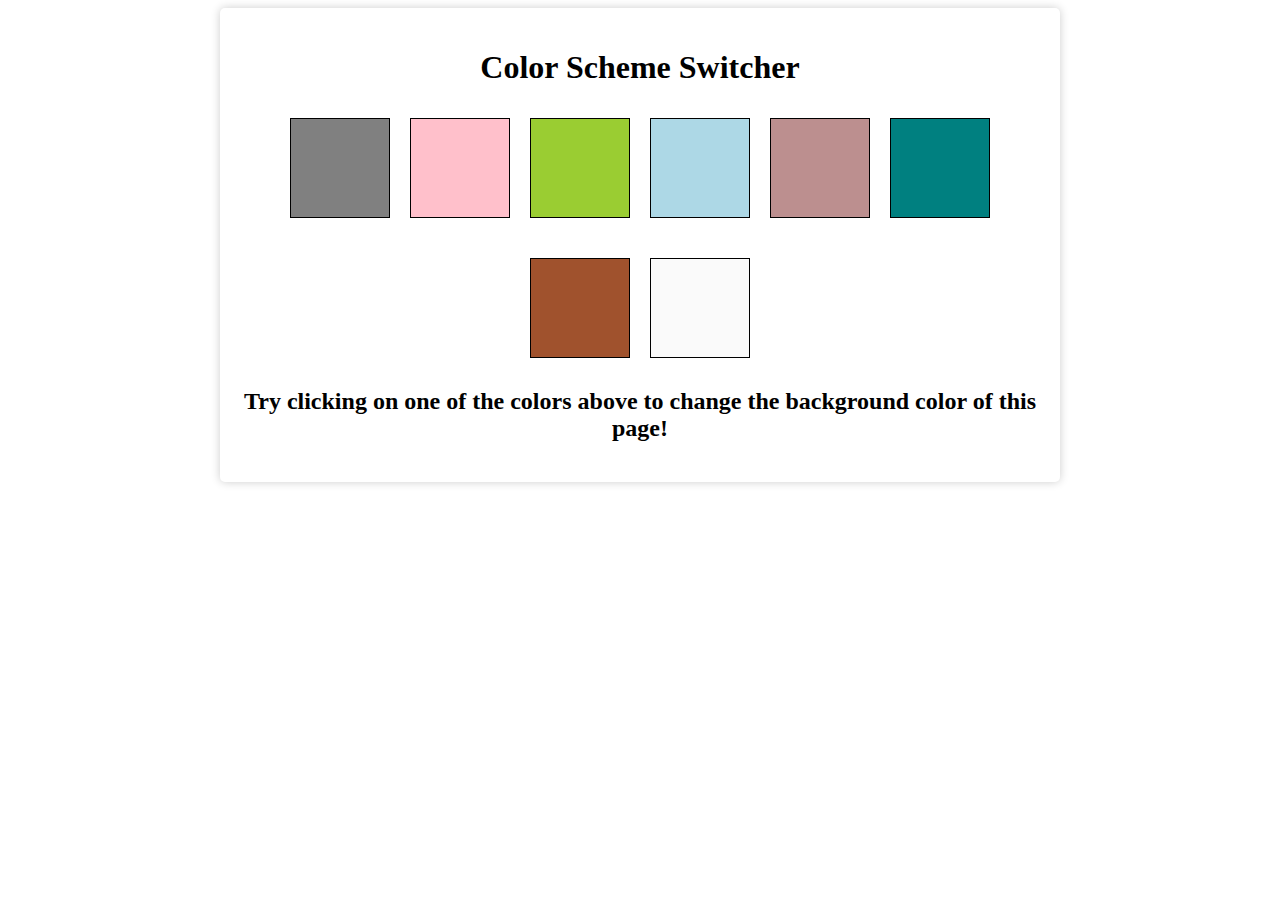
<file: 01color/index.html>
<!DOCTYPE html>
<html lang="en">
<head>
    <meta charset="UTF-8">
    <meta name="viewport" content="width=device-width, initial-scale=1.0">
    <title>Color Changer</title>
    <link rel="stylesheet" href="style.css">
</head>
<body >
    <div class="container">
        <h1>Color Scheme Switcher</h1>
        <div class="btns" style="display: flex; flex-wrap: wrap;">
            <button class="color-btn" style="background-color: grey;"></button>
            <button class="color-btn" style="background-color: pink;"></button>
            <button class="color-btn" style="background-color: yellowgreen;"></button>
            <button class="color-btn" style="background-color: lightblue;"></button>
            <button class="color-btn" style="background-color: rosybrown;"></button>
            <button class="color-btn" style="background-color: teal"></button>
            <button class="color-btn" style="background-color: sienna;"></button>
            <button class="color-btn" style="background-color: #fafafa;"></button>
        </div>
        <h2>Try clicking on one of the colors above
            to change the background color of this page!</h2>
    </div>
    <script src="index.js"></script>
</body>
</html>
</file>
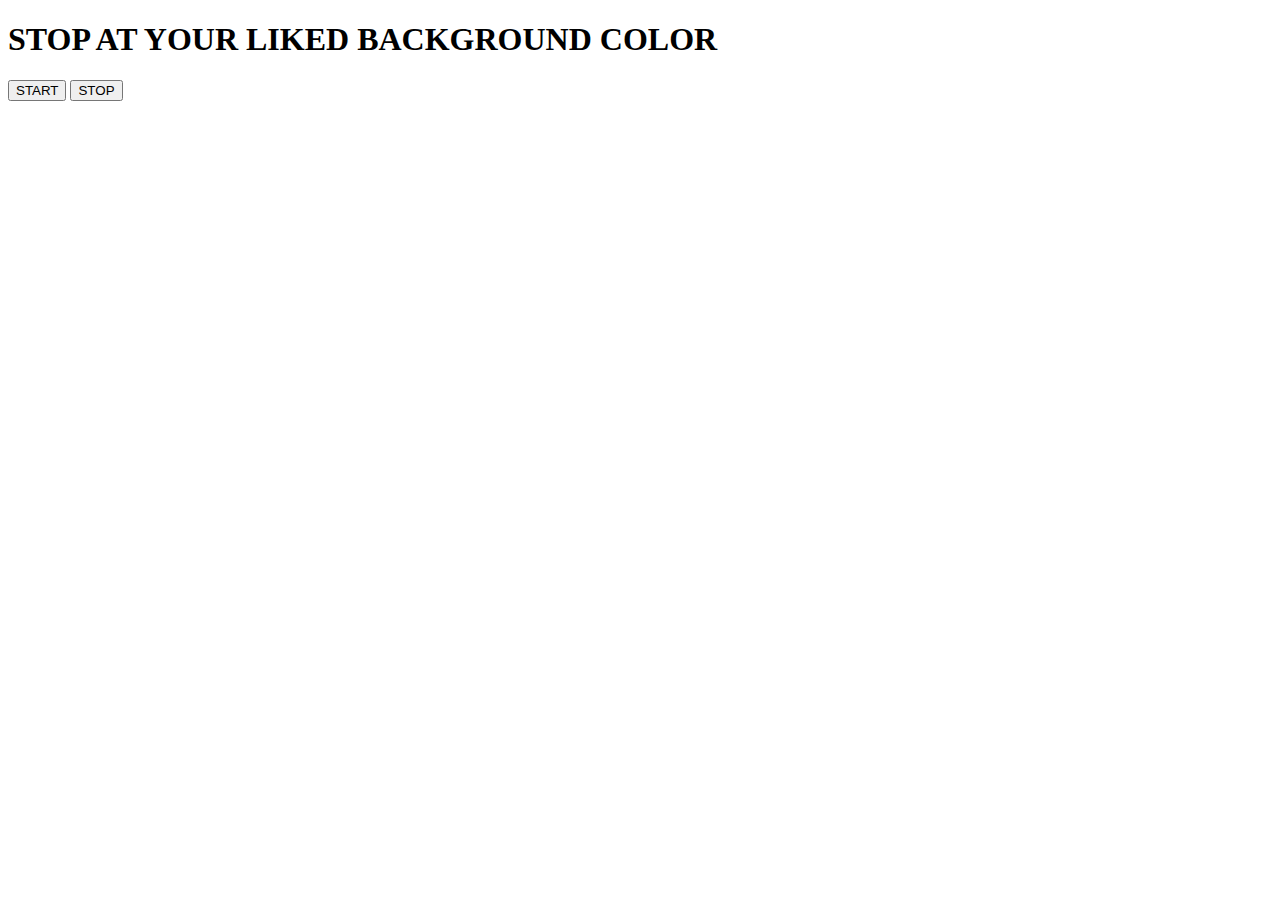
<file: 06bgcolor/index.html>
<!DOCTYPE html>
<html lang="en">
  <head>
    <meta charset="UTF-8" />
    <meta name="viewport" content="width=device-width, initial-scale=1.0" />
    <title>Chose BG Color</title>
  </head>
  <body>
    <div>
      <h1>STOP AT YOUR LIKED BACKGROUND COLOR</h1>
      <div>
        <button id="start">START</button>
        <button id="stop">STOP</button>
      </div>
    </div>

    <script>
        const bodyBG = document.querySelector('body');
        const start = document.querySelector('#start');
        const stop = document.querySelector('#stop');

        const alphanumeric  = "0123456789ABCDEF";

        const generateHash = () => {
            let color = "#";
            for(let i=0; i<6; i++){
                let idx = Math.floor(Math.random()*16);
                color += alphanumeric[idx];
            }
            console.log(color);
            return color;
        }

        let intervalId;
        start.addEventListener('click', () => {
            intervalId = setInterval(() => {
                const bgcolor = generateHash();
                bodyBG.style.backgroundColor = bgcolor;
            }, 1500);
        })

        stop.addEventListener('click', () => {
            clearInterval(intervalId);
        })






    </script>
  </body>
</html>
</file>
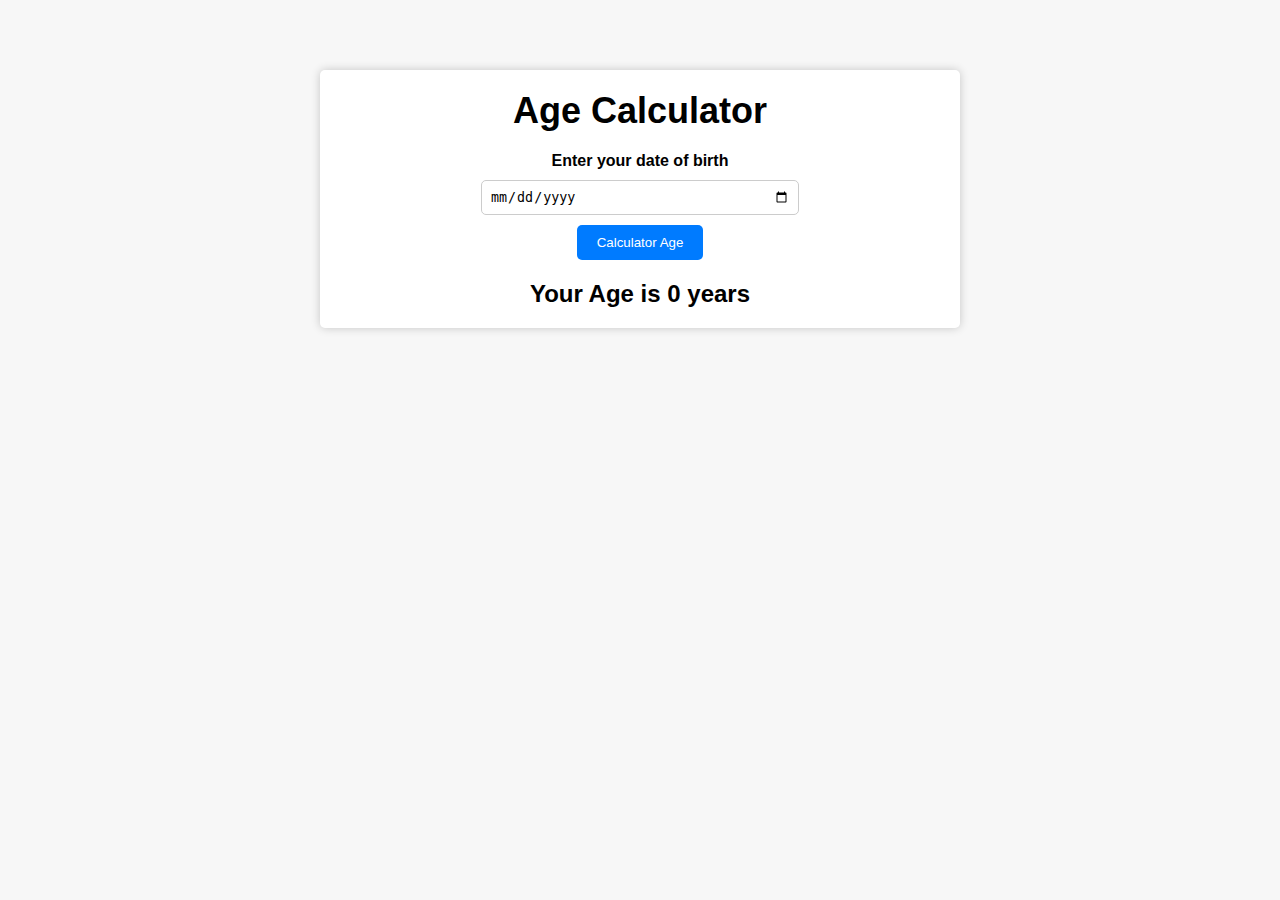
<file: AgeCalculator/index.html>
<!DOCTYPE html>
<html lang="en">
  <head>
    <meta charset="UTF-8" />
    <meta
      name="viewport"
      content="width=
    , initial-scale=1.0"
    />
    <title>Age Calculator</title>
    <link rel="stylesheet" href="style.css" />
  </head>
  <body>
    <div class="container">
      <h1>Age Calculator</h1>
      <form>
        <label for="birthday">Enter your date of birth</label>
        <input type="date" id="dob" />
        <button id="btn">Calculator Age</button>
        <div id="result">Your Age is 0 years</div>
      </form>
    </div>
    <script src="index.js"></script>
  </body>
</html>
</file>
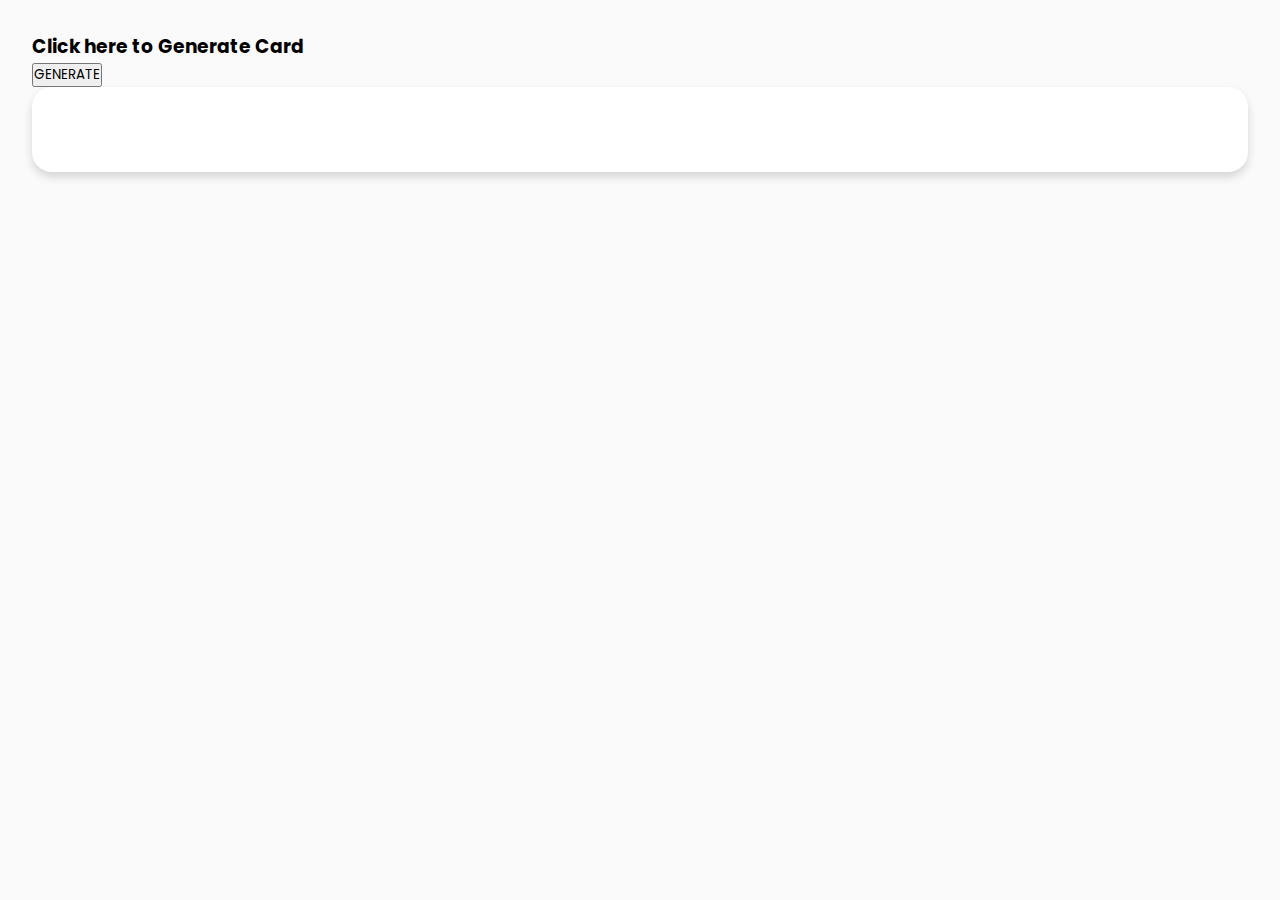
<file: CardApi/index.html>
<!DOCTYPE html>
<html lang="en">
<head>
    <meta charset="UTF-8">
    <meta name="viewport" content="width=device-width, initial-scale=1.0">
    <title>Card</title>
    <link rel="stylesheet" href="style.css">
</head>
<body>
    <div class="container">
        <h3>Click here to Generate Card</h3>
        <button class="get">GENERATE</button>
        <div id="card"></div>
    </div>

    <div class="card">
        <div class="profile-card">
            <div class ="image" >
                <img class="profile-image">
            </div>
            <div class="text">
                <span class="name"></span>
                <span class="job"></span>
                <span class="job"></span>
            </div>
        </div>
    </div>
    <script src="index.js"></script>
</body>
</html>
</file>
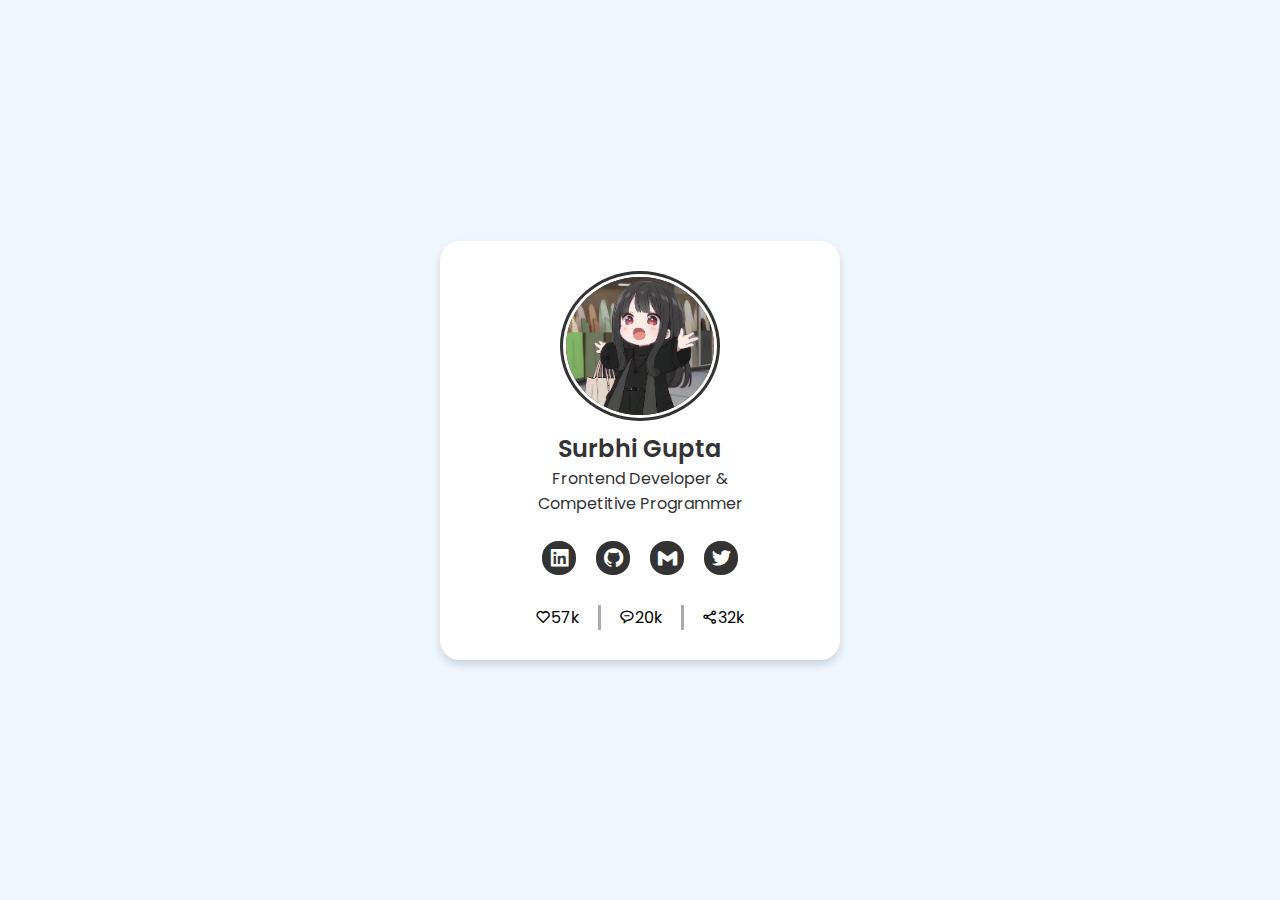
<file: profile card/index.html>
<!DOCTYPE html>
<html lang="en">
<head>
    <meta charset="UTF-8">
    <meta name="viewport" content="width=device-width, initial-scale=1.0">
    <title>Profile Card</title>
    <link rel="stylesheet" href="style.css">
    <link href='https://unpkg.com/boxicons@2.1.4/css/boxicons.min.css' rel='stylesheet'>
</head>

<body>
    <div class="profile-card">
        <div class="img">
            <img src="black.jpg" alt="Profile-Image" class="profile-image">
        </div>

        <div class="text">
            <span class="name">Surbhi Gupta</span>
            <span class="job">Frontend Developer & </span>
            <span class="job"> Competitive Programmer</span>
        </div>

        <div class="social">
            <a id="linkedin" class="face" href="https://www.linkedin.com/in/surbhi-gupta-577911256/" target="blank">
                <i class='bx bxl-linkedin-square'></i>
            </a>
            <a id="github" class="face" href="https://github.com/surbhi2003nke" target="blank">
                <i class='bx bxl-github'></i>
            </a>
            <a id="gmail" class="face" href="mailto:surbhi2003nke@gmail.com" target="blank">
                <i class='bx bxl-gmail'></i>
            </a>
            <a id="twitter" class="face" href="https://twitter.com/surbhi2003nke" target="blank">
                <i class='bx bxl-twitter'></i>
            </a>
        </div>

        <div class="analytics">
            <div class="data"> 
                <i class='bx bx-heart'></i>
                <span class="number">57k</span>
            </div> 
            <div class="data"> 
                <i class='bx bx-message-rounded-minus' ></i>
                <span class="number">20k</span>
            </div>
            <div class="data"> 
                <i class='bx bx-share-alt' ></i>    
                <span class="number">32k</span>
            </div>
        </div>
    </div>


</body>
</html>
</file>
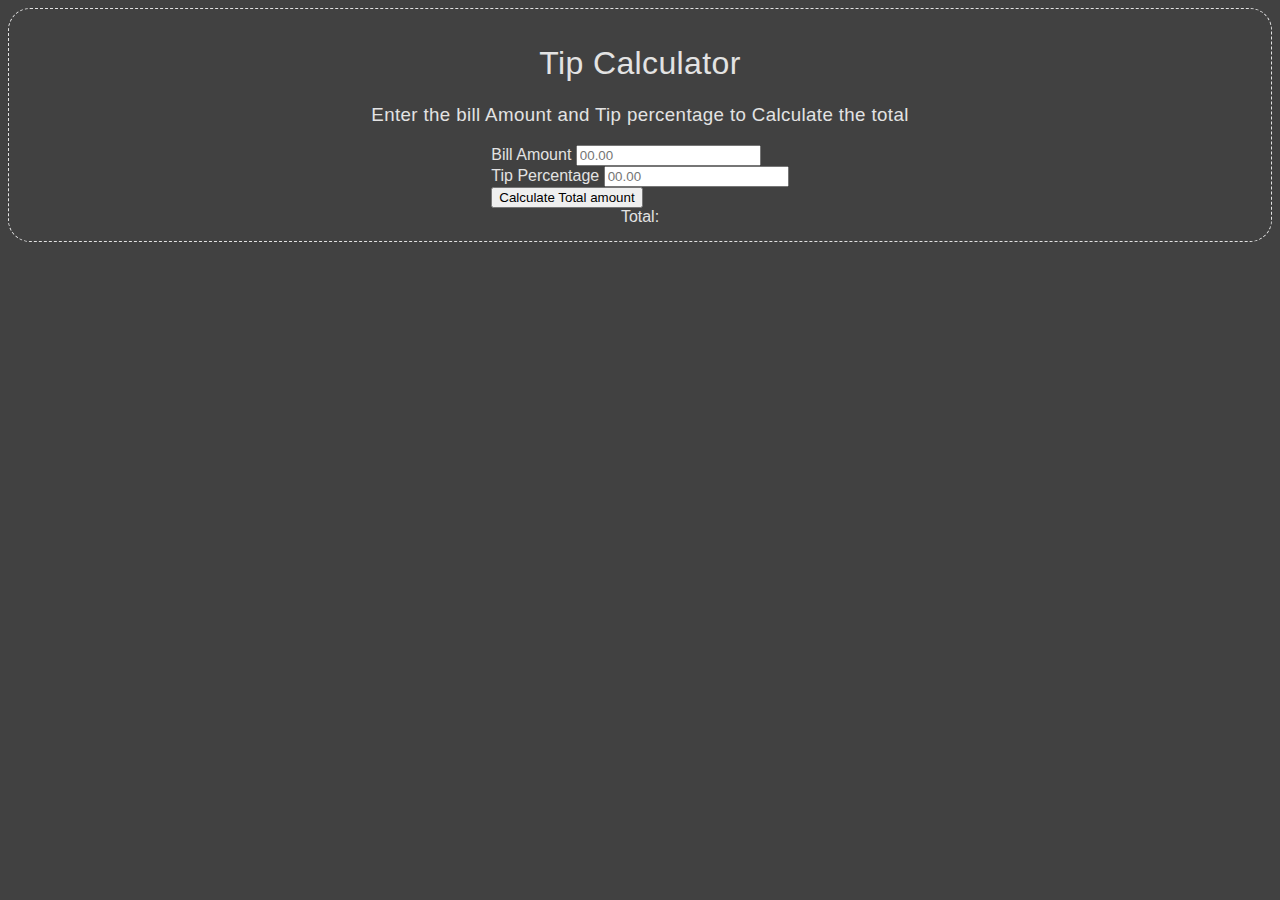
<file: tipCalculator/index.html>
<!DOCTYPE html>
<html lang="en">
  <head>
    <meta charset="UTF-8" />
    <meta name="viewport" content="width=device-width, initial-scale=1.0" />
    <title>Tip Calculator</title>
    <link rel="stylesheet" href="style.css" />
  </head>

  <body>
    <div class="container">
      <h1>Tip Calculator</h1>
      <h3>Enter the bill Amount and Tip percentage to Calculate the total</h3>
      <form>
        <div>
          <label for="">Bill Amount</label>
          <input id="amt" type="text" required placeholder="00.00" />
        </div>
        <div>
          <label for="">Tip Percentage</label>
          <input id="tip" type="text" required placeholder="00.00" />
        </div>
        <div>
          <button id="btn">Calculate Total amount</button>
        </div>
      </form>
      <div>Total:<span id="result"></span></div>
    </div>

    <script src="index.js"></script>
  </body>
</html>
</file>
<file: 01color/style.css>
.container{
    display:block;
    justify-content: center;
    align-items: center;
    margin: 20px;
    text-align: center;
    box-shadow: 0 0 10px rgba(0, 0, 0, 0.2);
    padding: 20px;
    max-width: 800px;
    border-radius: 5px;
    margin: auto;
  }

.btns{
    display: flex;
    justify-content: center;
    align-items: center;
    row-gap: 20px;
}

.color-btn{
    padding: 20px;
    border-radius: 0px;
    margin: 10px;
    height: 100px;
    width: 100px;
    border-color: #212121;
    border: 1px solid;
    cursor: pointer;
}

.color-btn:hover{
    border-radius: 10px;
    scale: 1.1;
    transition: 0.4s ease-in-out;
}
</file>
<file: AgeCalculator/style.css>
body {
  margin: 0;
  padding: 20px;
  font-family: "Montserrat", sans-serif;
  background-color: #f7f7f7;
}

.container {
  background-color: white;
  box-shadow: 0 0 10px rgba(0, 0, 0, 0.2);
  padding: 20px;
  max-width: 600px;
  margin: 0 auto;
  border-radius: 5px;
  margin-top: 50px;
}

h1 {
  font-size: 36px;
  text-align: center;
  margin-top: 0;
  margin-bottom: 20px;
}

form {
  display: flex;
  flex-direction: column;
  align-items: center;
}

label {
  font-weight: bold;
  margin-bottom: 10px;
}

input {
  padding: 8px;
  border: 1px solid #ccc;
  border-radius: 5px;
  width: 100%;
  max-width: 300px;
}

button {
  background-color: #007bff;
  color: white;
  border: none;
  padding: 10px 20px;
  border-radius: 5px;
  margin-top: 10px;
  cursor: pointer;
  transition: background-color 0.3s ease;
}

button:hover {
  background-color: #0062cc;
}

#result {
  margin-top: 20px;
  font-size: 24px;
  font-weight: bold;
}
</file>
<file: CardApi/style.css>
@import url('https://fonts.googleapis.com/css2?family=Poppins:wght@300;400;500;700&display=swap');

*{
    margin: 0;
    padding: 0;
    box-sizing: border-box;
    font-family: "Poppins", sans-serif;
}

body{
    align-items: center;
    justify-content: center;
    background-color: #fafafa;
    margin: 2em;
}

.profile-card{
    display: flex;
    align-items: center;
    background-color: white;
    width: 100%;
    border-radius: 20px;
    padding: 30px;
    box-shadow: 0px 5px 10px rgba(0,0,0,0.15);
    gap: 20px;
}

.profile-card .img{
    position: relative;
    border-radius: 50%;
    background-color:  #333;
    padding: 3px;
    margin-bottom: 10px;
}

.img .profile-image{
    border-radius: 50%;
    border: 3px solid white;
}
.profile-card .text{
    display: flex;
    flex-direction: column;
    color: #333;
}

.text .name{
    font-size: 24px;
    font-weight: 550;
}

.text .job{
    font-size: 16px;
    font-weight: 400;
}
</file>
<file: profile card/style.css>
@import url('https://fonts.googleapis.com/css2?family=Poppins:wght@300;400;500;700&display=swap');

*{
    margin: 0;
    padding: 0;
    box-sizing: border-box;
    font-family: "Poppins", sans-serif;
}

body{
    height: 100vh;
    display: flex;
    align-items: center;
    justify-content: center;
    background-color: aliceblue;
}

.profile-card{
    display: flex;
    flex-direction: column;
    align-items: center;
    background-color: white;
    max-width: 400px;
    width: 100%;
    border-radius: 20px;
    padding: 30px;
    box-shadow: 0px 5px 10px rgba(0,0,0,0.15);
}

.profile-card .img{
    position: relative;
    height: 150px;
    width:160px;
    border-radius: 50%;
    background-color:  #333;
    padding: 3px;
    margin-bottom: 10px;
}

.img .profile-image{
    height: 100%;
    width: 100%;
    object-fit: cover;
    border-radius: 50%;
    border: 3px solid white;
}
.profile-card .text{
    display: flex;
    flex-direction: column;
    align-items: center;
    color: #333;
}

.text .name{
    font-size: 24px;
    font-weight: 550;
}

.text .job{
    font-size: 16px;
    font-weight: 400;
}

.profile-card .social{
    display:flex ;  
    align-items: center;
    margin-top:15px;
}

.social .face{
    display: flex;
    align-items: center;
    justify-content: center;
    color: white;
    font-size: 1.45em;
    height: 34px;
    width: 34px;
    background-color: #333;
    text-decoration: none;
    margin: 10px;
    border-radius: 48%;
    transition: 0.3s ease;
}

.face:hover{
    transform: scale(1.6);
    /* background-color: white;
    color: blue;  */
}

.profile-card .analytics{
    display: flex;
    align-items: center;
    margin-top: 20px;
}

.analytics .data{
    display: flex;
    align-items: center;
    padding: 0px 18px  ;
    border-right:solid #ada9a9 ;
}

.data:last-child{
    border: none;
}
</file>
<file: tipCalculator/style.css>
body{
    background: #414141; 
    color: #e3e3e3;
    font-family:Arial, Helvetica, sans-serif;
    justify-content: center;
}

.container{
   justify-content:center; 
   justify-items: center;
   border-style: dashed;
   border-width: 1.5px;
   border-color: #e3e3e3;
   padding: 15px;
   border-radius: 22px;
   flex: auto;

}

h1, h3{
    font-weight: lighter;
    letter-spacing: 0.01cm;
}
</file>
